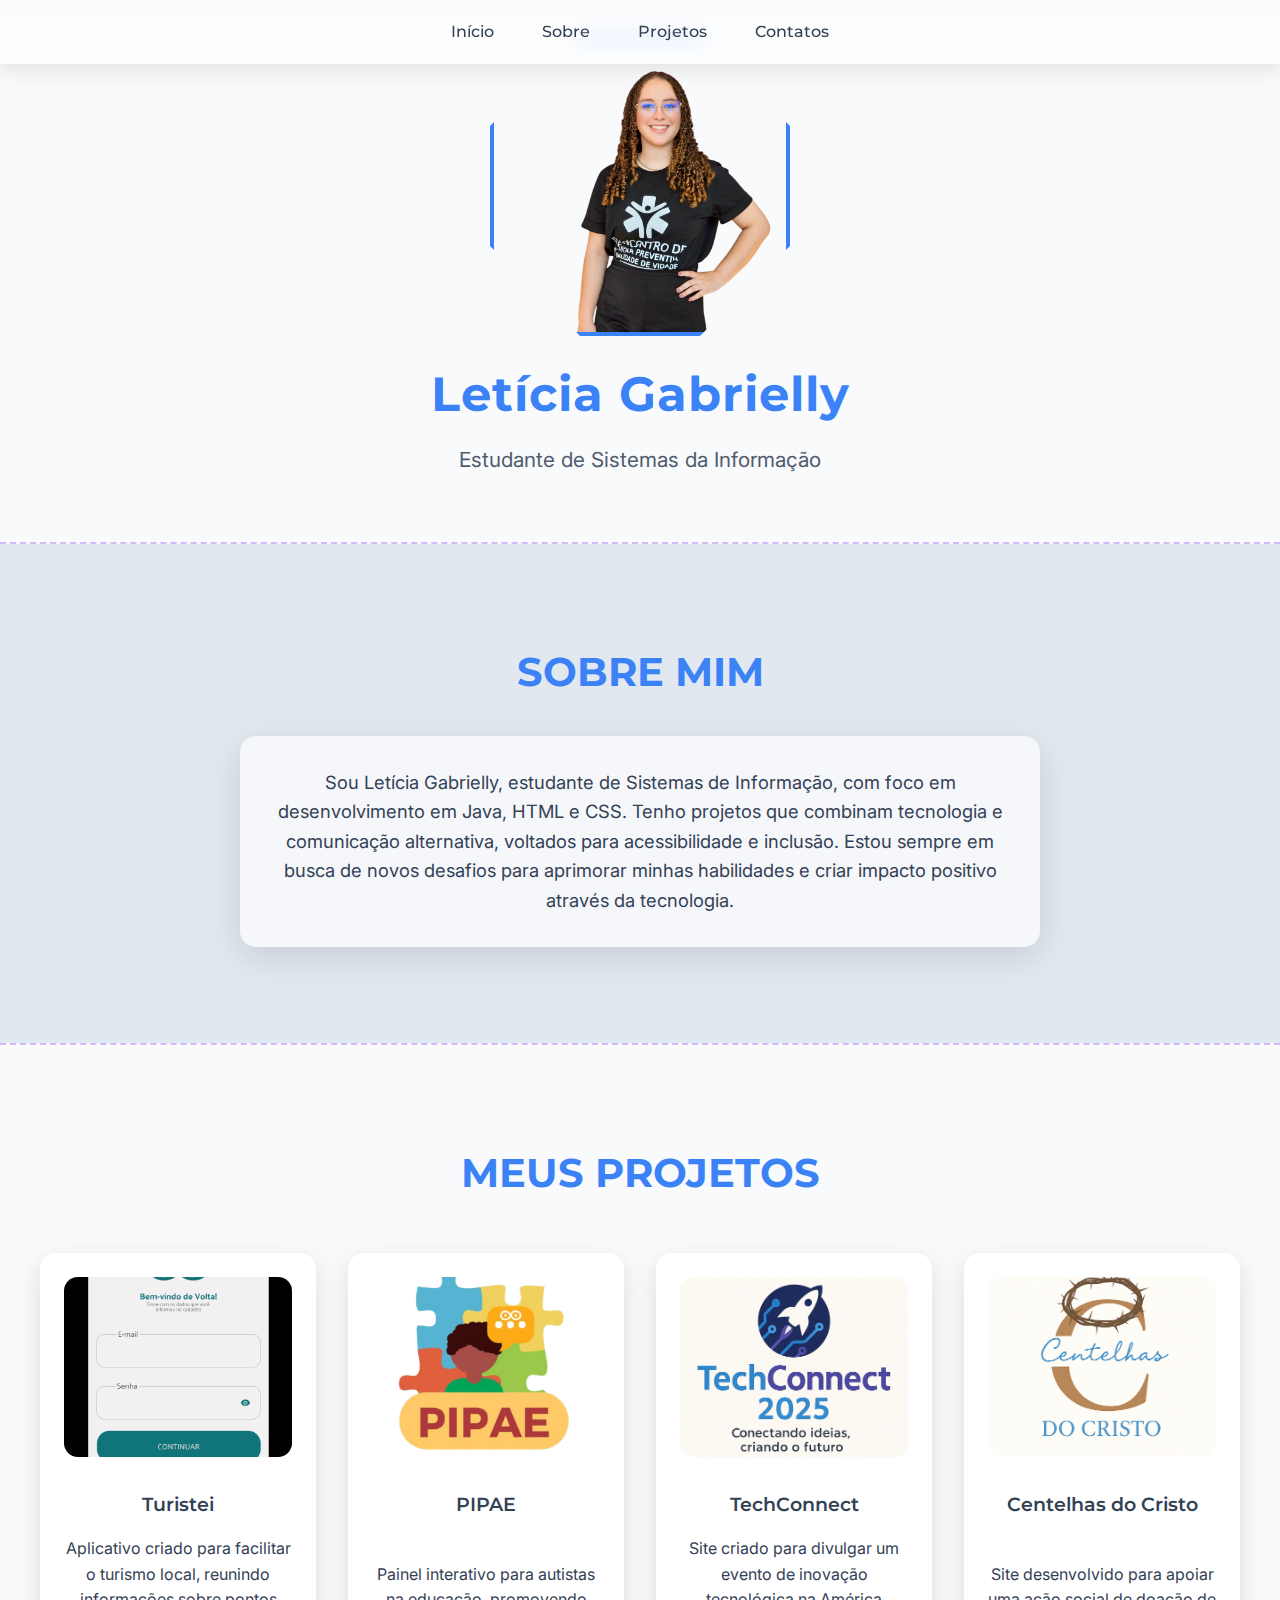
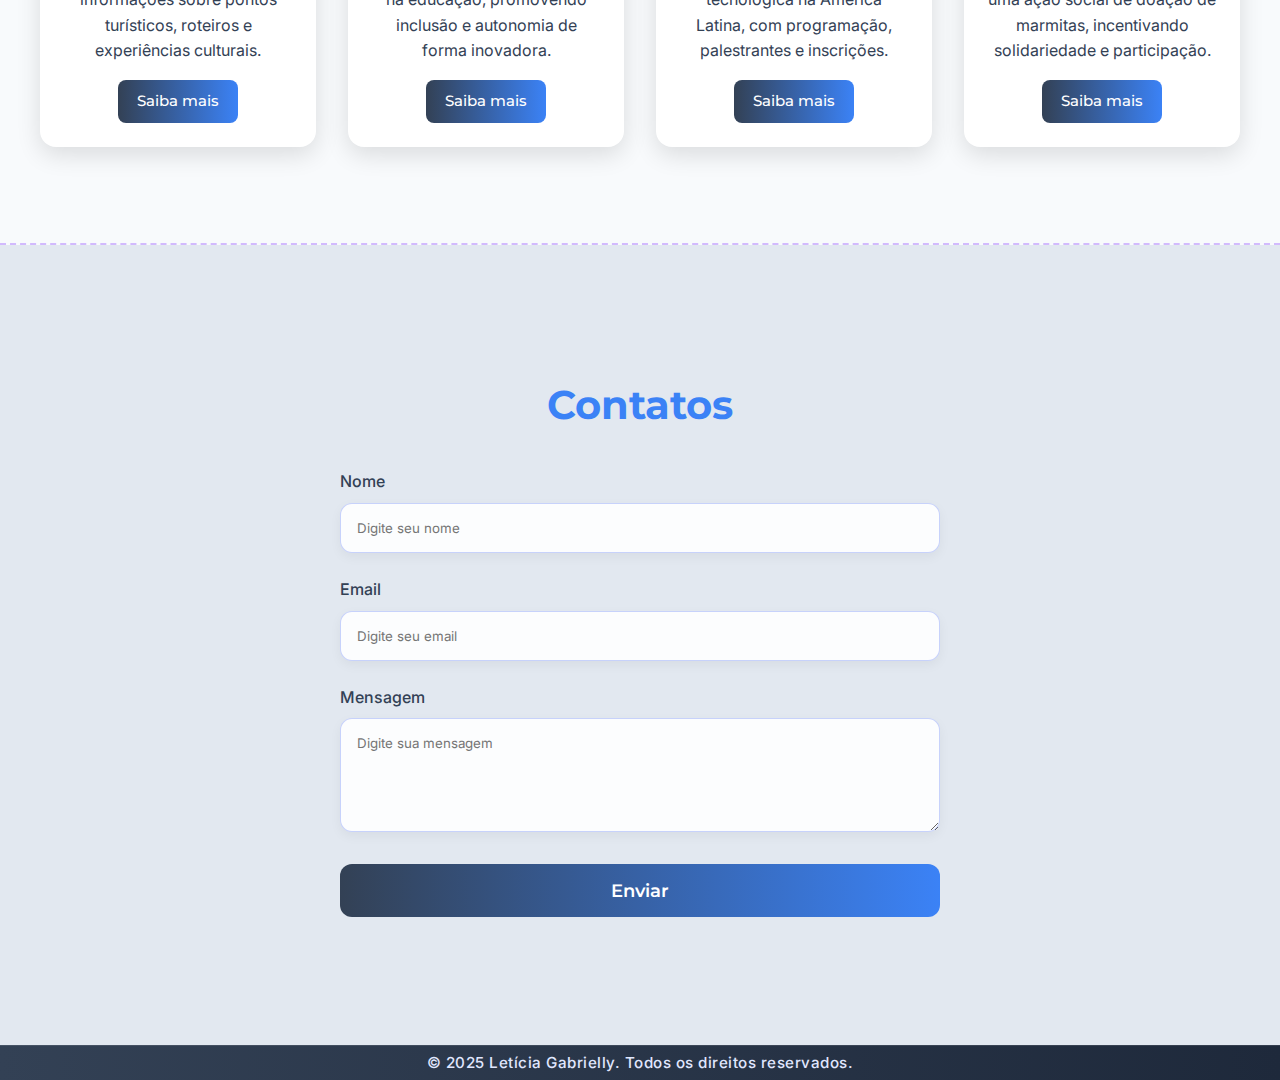
<file: leticia/index.html>
<!DOCTYPE html>
<html lang="pt-br">

<head>
  <meta charset="UTF-8">
  <meta name="viewport" content="width=device-width, initial-scale=1.0">
  <title>Portfólio | Letícia Gabrielly</title>
  <link href="https://fonts.googleapis.com/css2?family=Montserrat:wght@700&family=Inter:wght@400;500&display=swap"
    rel="stylesheet">
  <link rel="stylesheet" href="style.css">

</head>

<body>

  <!-- Navegação -->
  <header>
    <nav class="navegacao" aria-label="Menu principal">
      <ul class="menu">
        <li><a href="#inicio" class="menu-link">Início</a></li>
        <li><a href="#sobre" class="menu-link">Sobre</a></li>
        <li><a href="#projetos" class="menu-link">Projetos</a></li>
        <li><a href="#contatos" class="menu-link">Contatos</a></li>
      </ul>
    </nav>
  </header>
  <hr>
  <!-- Cabeçalho -->
  <main id="inicio" class="cabecalho">
    <img src="imagem/perfil.png" alt="Foto de Letícia Gabrielly" class="foto-perfil">
    <h1 class="titulo-principal">Letícia Gabrielly</h1>
    <p class="cab-subt">Estudante de Sistemas da Informação</p>
  </main>
  <hr>
  <!-- Sobre -->
  <section id="sobre" class="sobre">
    <h2 class="sobre-titulo">SOBRE MIM</h2>
    <div class="sobre-caixa">
      <p>
        Sou Letícia Gabrielly, estudante de Sistemas de Informação, com foco em desenvolvimento em Java, HTML e CSS.
        Tenho projetos que combinam tecnologia e comunicação alternativa, voltados para acessibilidade e inclusão.
        Estou sempre em busca de novos desafios para aprimorar minhas habilidades e criar impacto positivo através da
        tecnologia.
      </p>
    </div>
  </section>
  <hr>
  <!-- Projetos -->
  <section id="projetos" class="projetos">
    <h2 class="projetos-titulo">MEUS PROJETOS</h2>
    <div class="projetos-caixa">

      <article class="projetos-card">
        <img src="imagem/turistei.png" alt="Aplicativo Turistei" class="projetos-imagem">
        <h3 class="info-projetos">Turistei</h3>
        <p>Aplicativo criado para facilitar o turismo local, reunindo informações sobre pontos turísticos, roteiros e
          experiências culturais.</p>
        <a href="https://www.figma.com/design/prRZ2gbMjCRtxFMDw8yBdW/prototipo---turistei?node-id=0-1&t=OMhnaxAZYxv0Cdur-1"
          class="btn-projeto" target="_blank">Saiba mais</a>
      </article>

      <article class="projetos-card">
        <img src="imagem/pipae1.png" alt="Projeto PIPAE" class="projetos-imagem">
        <h3 class="info-projetos">PIPAE</h3>
        <p>Painel interativo para autistas na educação, promovendo inclusão e autonomia de forma inovadora.</p>
        <a href="https://youtu.be/htwOFEdlvs8?si=LVj-Le28uLS5DtiH" class="btn-projeto" target="_blank">Saiba mais</a>
      </article>

      <article class="projetos-card">
        <img src="imagem/techconecect..png" alt="Site TechConnect" class="projetos-imagem">
        <h3 class="info-projetos">TechConnect</h3>
        <p>Site criado para divulgar um evento de inovação tecnológica na América Latina, com programação, palestrantes
          e inscrições.</p>
        <a href="https://github.com/LetGabs/TechConect" class="btn-projeto" target="_blank">Saiba mais</a>
      </article>


      <article class="projetos-card">
        <img src="imagem/centelhas.png" alt="Site Centelhas do Cristo" class="projetos-imagem">
        <h3 class="info-projetos">Centelhas do Cristo</h3>
        <p>Site desenvolvido para apoiar uma ação social de doação de marmitas, incentivando solidariedade e
          participação.</p>
        <a href="https://centelhas-do-cristo.vercel.app/" class="btn-projeto" target="_blank">Saiba mais</a>
      </article>

    </div>
  </section>

  </section>
  <hr>
  <!-- Contatos -->
  <section id="contatos" class="contatos">
    <h2 class="contatos-titulo">Contatos</h2>
    <form class="formulario-contato" id="formulario">
      <div class="grupo-form">
        <label for="nome">Nome</label>
        <input id="nome" name="nome" type="text" placeholder="Digite seu nome" required>
      </div>
      <div class="grupo-form">
        <label for="email">Email</label>
        <input id="email" name="email" type="email" placeholder="Digite seu email" required>
      </div>
      <div class="grupo-form">
        <label for="mensagem">Mensagem</label>
        <textarea id="mensagem" name="mensagem" rows="5" placeholder="Digite sua mensagem" required></textarea>
      </div>
      <button type="submit" class="btn-enviar">Enviar</button>
    </form>
  </section>

  <!-- Rodapé -->
  <footer class="rodape">
    &copy; 2025 Letícia Gabrielly. Todos os direitos reservados.
  </footer>
  <script src="script.js"></script>
</body>

</html>
</file>
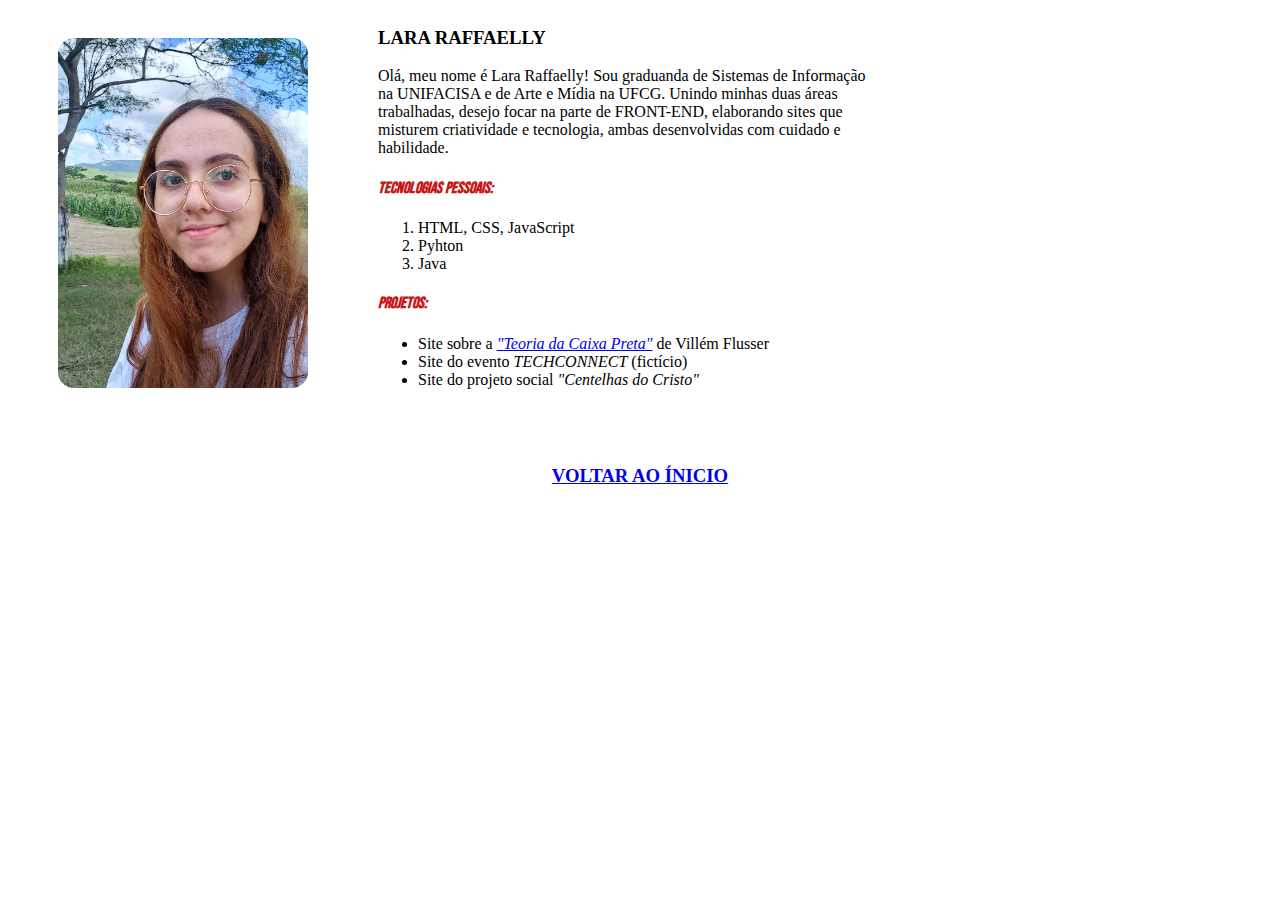
<file: lara.html>
<!DOCTYPE html>
<html lang="pt-br">
<head>
    <meta charset="UTF-8">
    <meta name="viewport" content="width=device-width, initial-scale=1.0">
    <title>PERFIL DE LARA</title>
    <link rel="stylesheet" href="lara.css">
    <link rel="preconnect" href="https://fonts.googleapis.com">
    <link rel="preconnect" href="https://fonts.gstatic.com" crossorigin>
    <link href="https://fonts.googleapis.com/css2?family=Bebas+Neue&family=Oswald:wght@200..700&family=Rubik:ital,wght@0,300..900;1,300..900&family=Space+Grotesk:wght@300..700&display=swap" rel="stylesheet">
</head>
<body>
    
    <main>

        <div class="areafoto">
            <img id="foto_eu" src="assets/foto_eu.jpg" alt="Foto da integrande (LARA)">
        
            <div class="texto">

                <h3 class="nome">LARA RAFFAELLY</h3>
                <p>Olá, meu nome é Lara Raffaelly! Sou graduanda de Sistemas de Informação na UNIFACISA e de Arte e Mídia na UFCG. 
                    Unindo minhas duas áreas trabalhadas, desejo focar na parte de FRONT-END, elaborando sites que misturem criatividade
                    e tecnologia, ambas desenvolvidas com cuidado e habilidade.</p>

                <h4 id="bebas">Tecnologias pessoais:</h2>
                <ol> 
                    <li>HTML, CSS, JavaScript</li>
                    <Li>Pyhton</Li>
                    <li>Java</li>
                </ol>

                <h4 id="bebas">Projetos:</h4>
                
                <ul>
                    <li>Site sobre a <em><a href="https://botao-forms-final.vercel.app/" target="_blank">"Teoria da Caixa Preta"</a></em> de Villém Flusser</li>
                    <li>Site do evento <em>TECHCONNECT</em> (fictício)</li>
                    <li>Site do projeto social <em>"Centelhas do Cristo"</em></li>
                </ul>

            </div>
        
        </div>

        <h3 id="voltar"><a href="inicial.html">VOLTAR AO ÍNICIO</a></h3>

    </main>

</body>
</html>
</file>
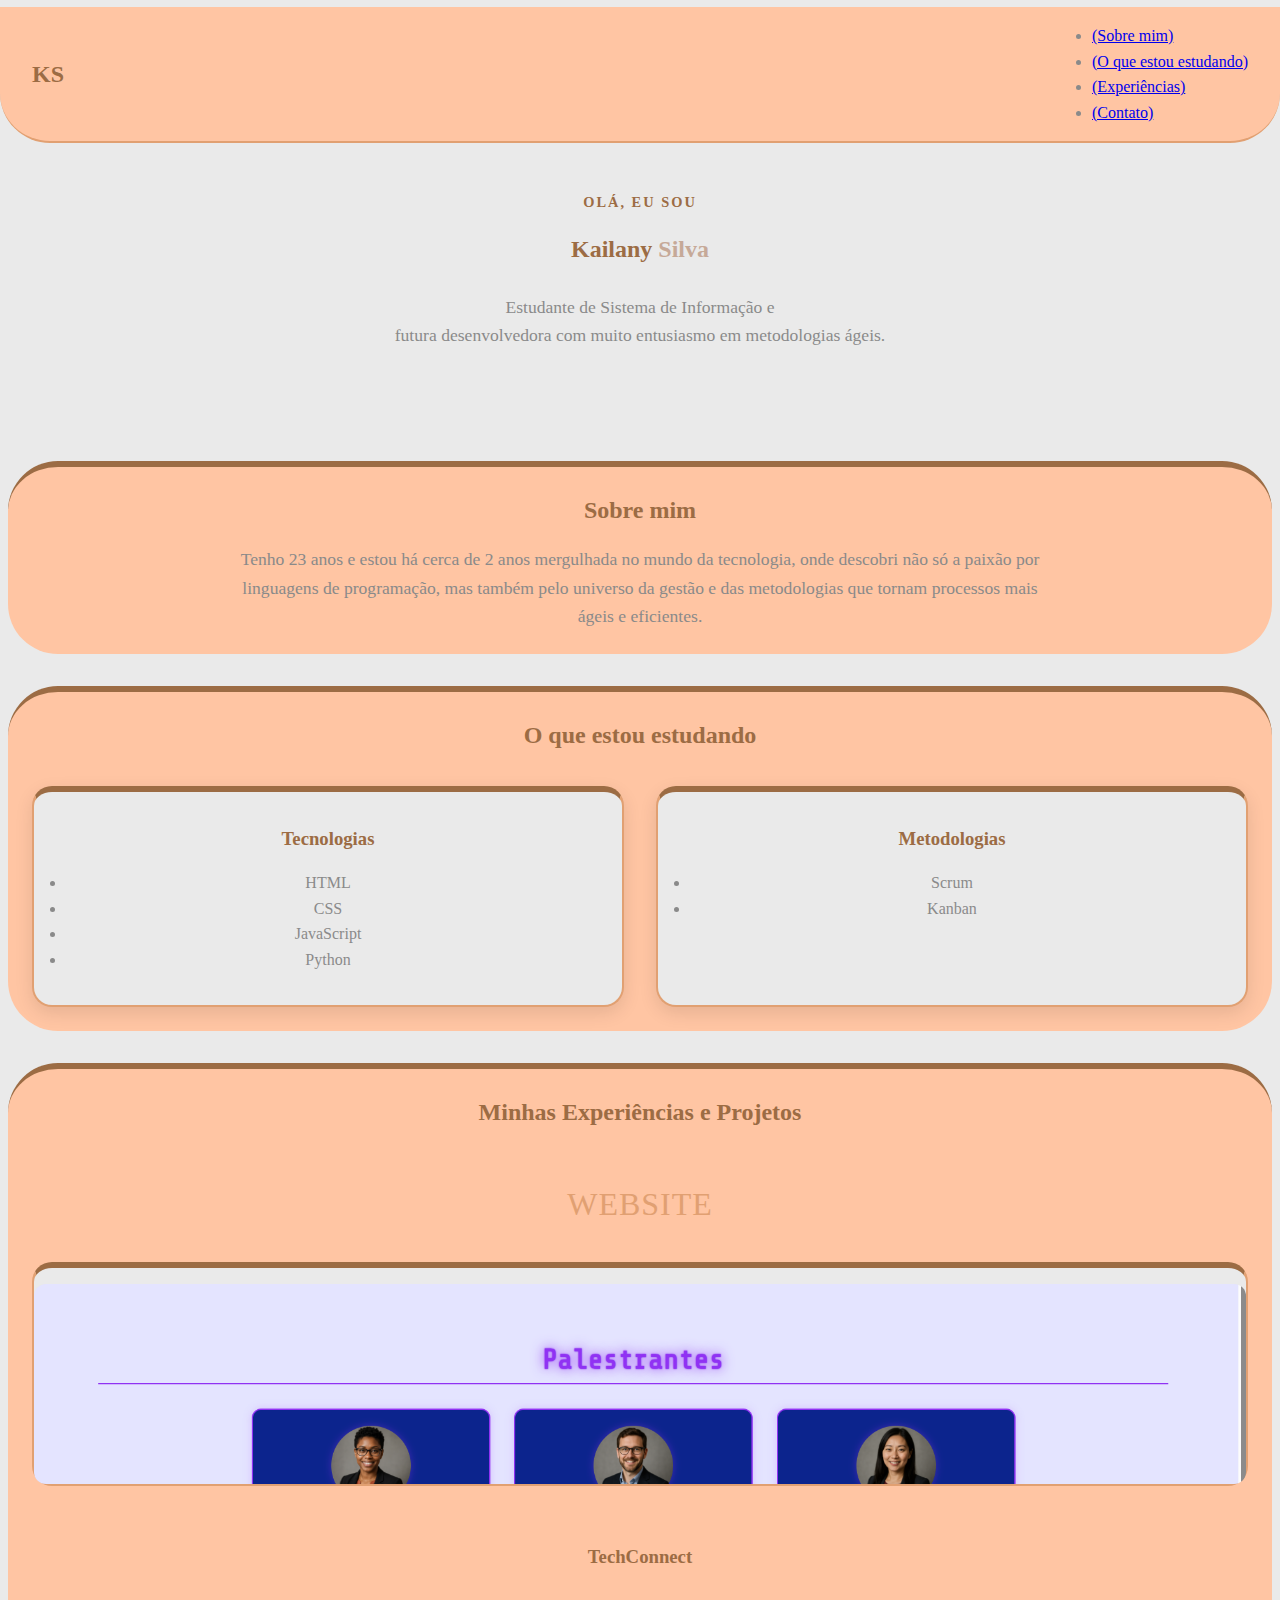
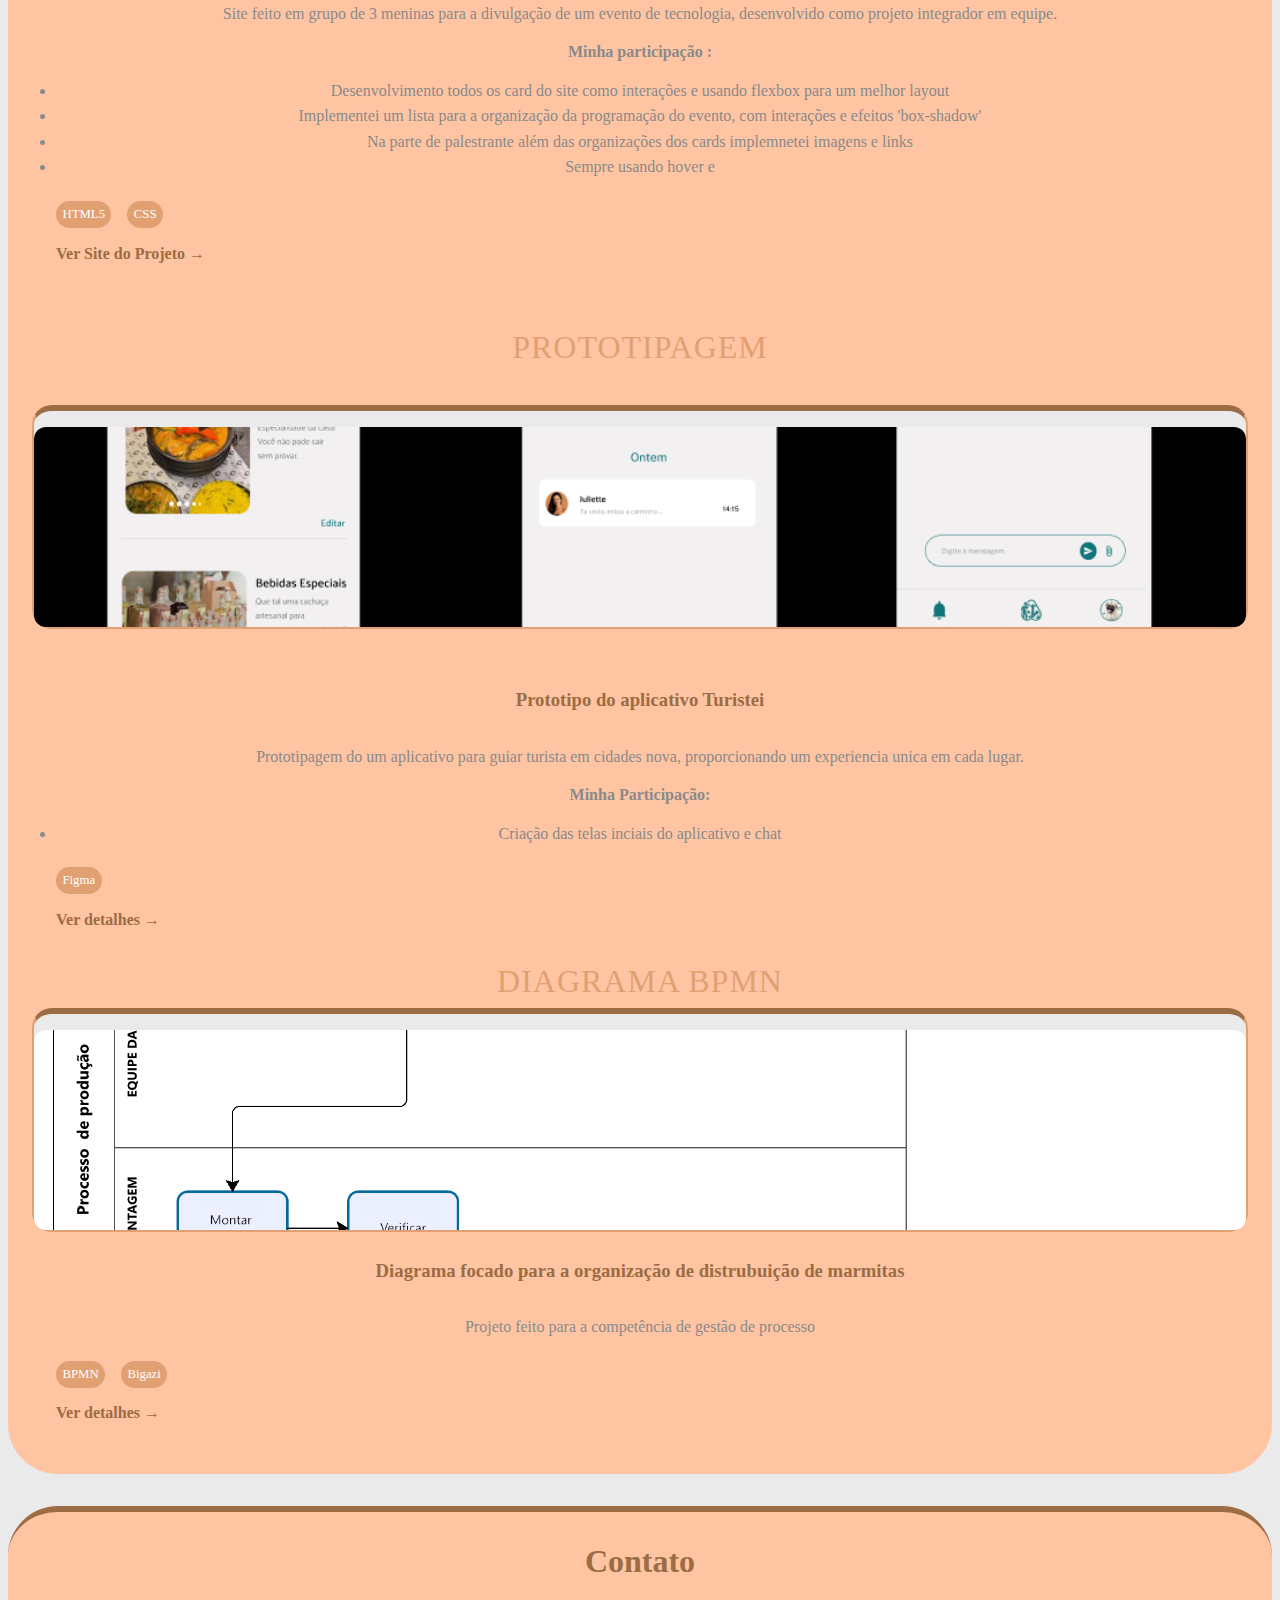
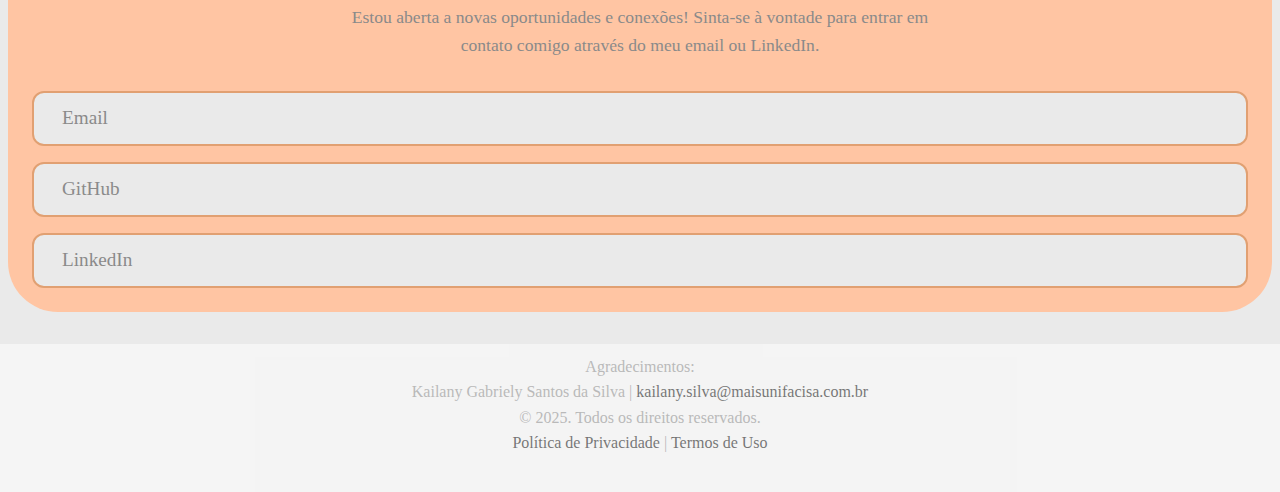
<file: Kailany/kay.html>
<!DOCTYPE html>
<html lang="pt-br">
<head>
  <meta charset="UTF-8">
  <meta name="viewport" content="width=device-width, initial-scale=1.0">
  <title>Kailany Silva</title>
  <link rel="stylesheet" href="kay.css">
</head>
<body>
  <header>
   <section class="nav-topo">
        <div class="logo">
            <h4>KS</h4>
        </div>
        <div class="nav-lista">
            <ul>    
        <li><a href="#sobre">(Sobre mim)</a></li>
        <li><a href="#skills">(O que estou estudando)</a></li>
        <li><a href="#projetos">(Experiências)
        </a></li>
        <li><a href="#contatos">(Contato)</a></li>
      </ul>
        </div>
   </section>
  </header>

  <main>
    <section class="hero">
      <div class="hero-container">
        <h2 class="hero-subtitle">Olá, eu sou</h2>
        <h1 class="hero-title">Kailany <span> Silva</span></h1>
        <div class="hero-texto">
          <p>Estudante de Sistema de Informação e 
            <br> futura desenvolvedora com muito  entusiasmo em metodologias ágeis.</p>
        
        </div>
    </section>

 
    <section id="sobre" class="sobre-mim">
      <h2>Sobre mim</h2>
      <p>
        Tenho 23 anos e estou há cerca de 2 anos mergulhada no mundo da tecnologia,
        onde descobri não só a paixão por linguagens de programação,
        mas também pelo universo da gestão e das metodologias que tornam processos mais ágeis e eficientes.
      </p>
    </section>

    <section id="skills" class="skills">
      <h2>O que estou estudando</h2>
      <div class="cards">
        <div class="card">
          <h3>Tecnologias</h3>
          <ul>
        <!--lembrar de colocar icons futuramente */-->
            <li>HTML</li>
            <li>CSS</li>
            <li>JavaScript</li>
            <li>Python</li>
          </ul>
        </div>
        <div class="card">
          <h3>Metodologias</h3>
          <ul>
            <li>Scrum</li>
            <li>Kanban</li>
          </ul>
        </div>
      </div>
    </section>

<section id="projetos" class="projetos">

    <h2>Minhas Experiências e Projetos</h2>
    <div class="cards-projetos">

      <!-- projeto da TechConnect -->
       <span class="categoria">Website</span>
      <div class="card-projeto">
        <a href="assets/site-Tech.png" target="_blank" class="card-img">
          <img src="assets/site-Tech.png" alt="Projeto TechConnect">
        </a>
        </div>
        <div class="card-content">
          <h3>TechConnect</h3>
          <p>Site feito em grupo de 3 meninas para a divulgação de um evento de tecnologia, desenvolvido como projeto integrador em equipe.</p>
          <h4>Minha participação :</h4>
          <ul>
            <li>Desenvolvimento todos os card do site como interações e usando flexbox para um melhor layout   </li>
            <li>Implementei um lista para a organização da programação do evento, com interações e efeitos 'box-shadow' </li>
            <li>Na parte de palestrante além das organizações dos cards implemnetei imagens e links </li>
            <li>Sempre usando hover e </li>
          </ul>
          <div class="tags">
            <span>HTML5</span>
            <span>CSS</span>
          </div>
          <a href="https://github.com/Kailany7/evento-tecnologia-frontend" target="_blank" class="link-projeto">Ver Site do Projeto →</a>
        </div>
      

      <!-- PROJETO 2 -->
       <span class="categoria">Prototipagem</span>
      <div class="card-projeto">
        <a href="assets/prototipagemTuristei.png" target="_blank" class="card-img">
          <img src="assets/prototipagemTuristei.png" alt="Imagem do projeto Turistei">
        </a>
        </div>
        <div class="card-content">
          <h3>Prototipo do aplicativo Turistei</h3>
          <p>Prototipagem do um aplicativo para guiar turista em cidades nova, proporcionando um experiencia unica em cada lugar. </p>
          <h4>Minha Participação:</h4>
          <ul>
            <li>Criação das telas inciais do aplicativo e chat </li>
          </ul>
          <div class="tags">
            <span>Figma</span>
          </div>
          <a href="https://www.figma.com/design/d72yco6n1rrQoZ4d3eml3K/Turistei?node-id=0-1&p=f&t=U8qtu7BxJ4hAgsh9-0" target="_blank" class="link-projeto">Ver detalhes →</a>
        </div>
      </div>

        <!-- PROJETO 3 -->
         <span class="categoria">Diagrama BPMN</span>
        <div class="card-projeto">
          <a href="assets/Diagrana Centelhas BPMN.png" target="_blank" class="card-img">
            <img src="assets/Diagrana Centelhas BPMN.png" alt="Imagem do diagrama BPMN">
          </a>
          </div>
          <div class="card-content">
          
            <h3>Diagrama focado para a organização de distrubuição  de marmitas</h3>
            <p>Projeto feito para a competência de gestão de processo </p>
            <div class="tags">
              <span>BPMN</span>
              <span>Bigazi</span>
            </div>
            <a href="assets/Diagrana Centelhas BPMN.png" target="_blank" class="link-projeto">Ver detalhes →</a>
          </div>
        </div>
    </div>
</section>

    <section id="contatos" class="contato">
      <h2>Contato</h2>
      <p>Estou aberta a novas oportunidades e conexões! Sinta-se à vontade para entrar em contato comigo através do meu email ou LinkedIn.</p>
      <div class="contato-links">
      <a href="mailto:kailanysilva77@gmail.com" target="_blank">
        <i class="fas fa-envelope"></i> Email
      </a>
      <a href="https://github.com/Kailany7" target="_blank">
        <i class="fab fa-github"></i> GitHub
      </a>
      <a href="https://www.linkedin.com/in/kailany-silva-21059b206?utm_source=share&utm_campaign=share_via&utm_content=profile&utm_medium=ios_app" target="_blank">
        <i class="fab fa-linkedin"></i> LinkedIn
      </a>
    </div>
    </section>
  </main>

  <footer class="rodape">
        <p>Agradecimentos: </p>
        <div>
            <UL>
                <li>Kailany Gabriely Santos da Silva | <a href="mailto:kailany.silva@maisunifacisa.com.br">kailany.silva@maisunifacisa.com.br</a></li>
                
            </UL>
        </div>
            <p>&copy; 2025. Todos os direitos reservados.</p>
            <p class="classicos">
                <a href="inicial.html">Política de Privacidade</a> |
                <a href="inicial.html">Termos de Uso</a>
            </p>
  </footer>
</body>
</html>
</file>
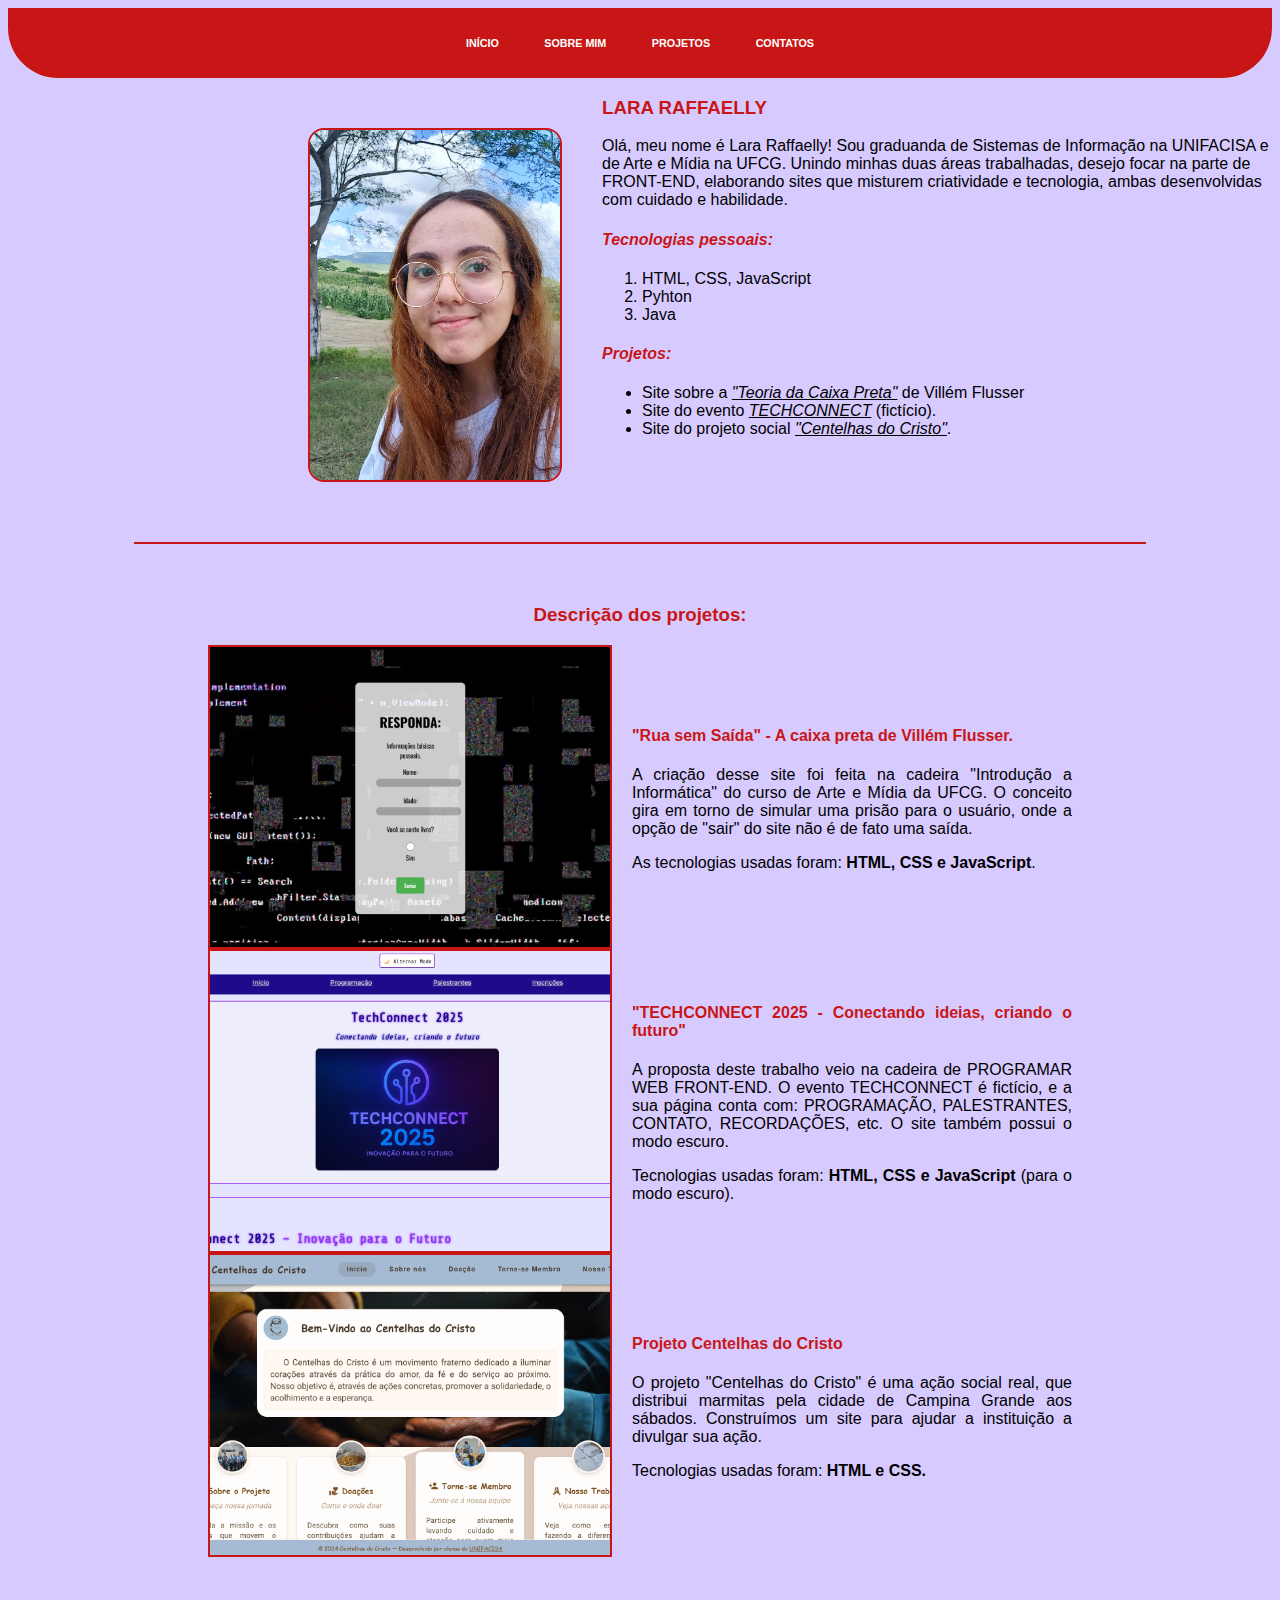
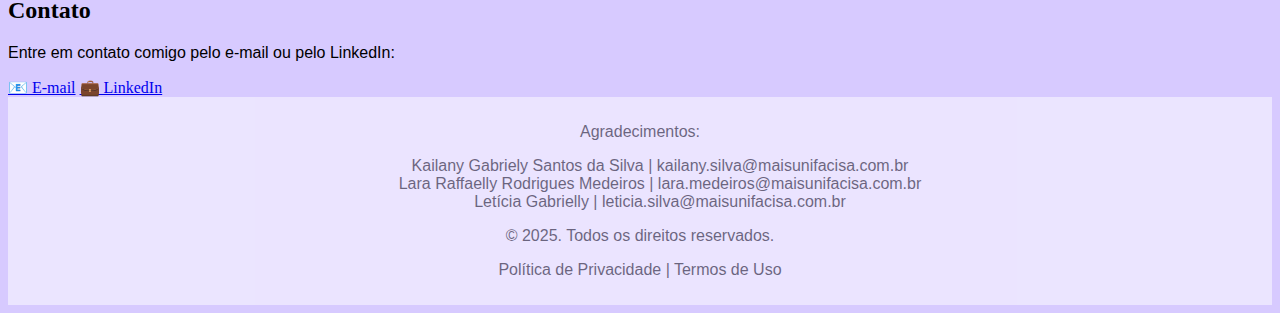
<file: lara/lara.html>
<!DOCTYPE html>
<html lang="pt-br">
<head>
    <meta charset="UTF-8">
    <meta name="viewport" content="width=device-width, initial-scale=1.0">
    <title>PERFIL DE LARA</title>
    <link rel="stylesheet" href="lara.css">
    <link href="https://api.fontshare.com/v2/css?f[]=clash-display@500&display=swap" rel="stylesheet">
    <link href="https://api.fontshare.com/v2/css?f[]=author@400&display=swap" rel="stylesheet">
</head>
<body>
    
    <nav>
        <h6><a href="lara.html" class="hyper">INÍCIO</a></h6>
        <h6><a href="#sobre" class="hyper">SOBRE MIM</a></h6>
        <h6><a href="#projetos" class="hyper">PROJETOS</a></h6>
        <h6><a href="#contato" class="hyper">CONTATOS</a></h6>
    </nav>

    <main>

        <div class="areafoto">
            <img id="foto_eu" src="assets_lara/foto_eu.jpg" alt="Foto da integrande (LARA)">

            <div id="sobre">

                <h3 class="nome">LARA RAFFAELLY</h3>
                <p>Olá, meu nome é Lara Raffaelly! Sou graduanda de Sistemas de Informação na UNIFACISA e de Arte e Mídia na UFCG. 
                    Unindo minhas duas áreas trabalhadas, desejo focar na parte de FRONT-END, elaborando sites que misturem criatividade
                    e tecnologia, ambas desenvolvidas com cuidado e habilidade.</p>

                <h4 id="clash"><em>Tecnologias pessoais:</em></h2>
                <ol> 
                    <li>HTML, CSS, JavaScript</li>
                    <Li>Pyhton</Li>
                    <li>Java</li>
                </ol>

                <h4 id="clash"><em>Projetos:</em></h4>
                
                <ul>
                    <li>Site sobre a <em><a id="links-projetos" href="https://botao-forms-final.vercel.app/" target="_blank">"Teoria da Caixa Preta"</a></em> de Villém Flusser</li>
                    <li>Site do evento <em><a id="links-projetos" href="https://github.com/Kailany7/evento-tecnologia-frontend" target="_blank">TECHCONNECT</a></em> (fictício).</li>
                    <li>Site do projeto social <em><a id="links-projetos" href="https://centelhas-do-cristo.vercel.app/" target="_blank">"Centelhas do Cristo"</a></em>.</li>
                </ul>

            </div>
        
        </div>

        <hr>

        <h3 class="destaque">Descrição dos projetos:</h3>

        <section id="projetos">

            <div class="projeto-item">

                
                <img class="caixapreta" src="assets_lara/caixapreta.png" alt="Página inicial do site de tema A caixa preta de Villém Flusser.">
                <div class="texto-projeto">
                    <h4 id="clash">"Rua sem Saída" - A caixa preta de Villém Flusser.</h4>
                    <p>A criação desse site foi feita na cadeira "Introdução a Informática" do curso de Arte e Mídia da UFCG. 
                    O conceito gira em torno de simular uma prisão para o usuário, onde a opção de "sair" do site não é de fato uma saída.</p>
                    <p>As tecnologias usadas foram: <strong>HTML, CSS e JavaScript</strong>.</p>
                </div>

            </div>

            <div class="projeto-item">

                <img class="techconnect-lara" src="assets_lara/techconnect_lara.png" alt="Página do evento TECHCONNECT 2025.">
                <div class="texto-projeto">
                    <h4 id="clash">"TECHCONNECT 2025 - Conectando ideias, criando o futuro"</h4>
                    <p>A proposta deste trabalho veio na cadeira de PROGRAMAR WEB FRONT-END. O evento TECHCONNECT é fictício, e a sua página conta com: 
                        PROGRAMAÇÃO, PALESTRANTES, CONTATO, RECORDAÇÕES, etc. O site também possui o modo escuro.</p>
                    <p>Tecnologias usadas foram: <b>HTML, CSS e JavaScript</b> (para o modo escuro).</p>
                </div>

            </div>

            <div class="projeto-item">

                <img class="techconnect-lara" src="assets_lara/centelhas_lara.png" alt="Página do evento TECHCONNECT 2025.">
                <div class="texto-projeto">
                    <h4 id="clash">Projeto Centelhas do Cristo</h4>
                    <p>O projeto "Centelhas do Cristo" é uma ação social real, que distribui marmitas pela cidade de Campina Grande aos sábados.
                        Construímos um site para ajudar a instituição a divulgar sua ação.</p>
                    <p>Tecnologias usadas foram: <b>HTML e CSS.</b></p>
                </div>

            </div>

        </section>

        <p id="espaco"></p>

        <section id="contato">

            <h2>Contato</h2>
            <p>Entre em contato comigo pelo e-mail ou pelo LinkedIn:</p>
            
            <div class="contatos">
                <a href="mailto:lararaffaelly2005@gmail.com" class="contato-link">📧 E-mail</a>
                <a href="https://www.linkedin.com/in/lara-raffaelly-rodrigues-medeiros-25603a2ba/" target="_blank" class="contato-link">💼 LinkedIn</a>
            </div>

        </section>

    </main>

      <footer class="rodape">
        <p>Agradecimentos: </p>
        <div>
            <UL>
                <li>Kailany Gabriely Santos da Silva | <a href="mailto:kailany.silva@maisunifacisa.com.br">kailany.silva@maisunifacisa.com.br</a></li>
                <li>Lara Raffaelly Rodrigues Medeiros | <a href="mailto:lara.medeiros@maisunifacisa.com.br">lara.medeiros@maisunifacisa.com.br</a></li>
                <li>Letícia Gabrielly | <a href="mailto:leticia.silva@maisunifacisa.com.br">leticia.silva@maisunifacisa.com.br</a></li>
            </UL>
        </div>
            <p>&copy; 2025. Todos os direitos reservados.</p>
            <p class="classicos">
                <a href="inicial.html">Política de Privacidade</a> |
                <a href="inicial.html">Termos de Uso</a>
            </p>
    </footer>

</body>
</html>
</file>
<file: leticia/style.css>
* {
  margin: 0;
  padding: 0;
  box-sizing: border-box;
  font-family: 'Inter', sans-serif;
}

html {
  scroll-behavior: smooth;
}

:root {
  --primaria: #3b82f6;
  --secundaria: #22d3ee;
  --claro: #f8fafc;
  --escuro: #334155;
  --maisEscuro: #1e293b;
  --vidro: rgba(255, 255, 255, 0.65);
  --fundo: #e2e8f0;
}

hr {
  border: none;
  border-top: 2px dashed #9a5bff;
  width: 100%;
  opacity: 0.4;
}

body {
  background-color: var(--claro);
  color: var(--escuro);
  line-height: 1.6;
}

/* Navegação */
.navegacao {
  top: 0;
  left: 0;
  position: fixed;
  background: var(--vidro);
  width: 100%;
  z-index: 100;
  padding: 1.2rem 2rem;
  box-shadow: 0 6px 20px rgba(0, 0, 0, 0.1);
  backdrop-filter: blur(10px);
}

.menu {
  display: flex;
  justify-content: center;
  list-style: none;
  gap: 3rem;
}

.menu-link {
  text-decoration: none;
  color: var(--escuro);
  font-weight: 500;
  position: relative;
  padding: 0.5rem 0;
  font-family: 'Montserrat', sans-serif;
  transition: all 0.4s ease, color 0.4s ease;
}

.menu-link::after {
  content: '';
  height: 3px;
  width: 0;
  position: absolute;
  bottom: -3px;
  left: 0;
  background: linear-gradient(90deg, var(--primaria), var(--secundaria));
  transition: width 0.5s ease;
}

.menu-link:hover {
  color: var(--primaria);
}

.menu-link:hover::after {
  width: 100%;
}

/* Cabeçalho */
.cabecalho {
  min-height: 60vh;
  display: flex;
  justify-content: center;
  align-items: center;
  flex-direction: column;
  text-align: center;
  background: var(--claro);
  padding: 2rem 2rem 4rem;
}

.foto-perfil {
  width: 300px;
  height: 300px;
  border: 4px solid var(--primaria);
  object-fit: cover;
  clip-path: polygon(30% 0%, 70% 0%, 100% 30%, 100% 70%, 70% 100%, 30% 100%, 0% 70%, 0% 30%);
  box-shadow: 0 8px 30px rgba(0, 0, 0, 0.15);
  transition: transform 0.5s ease, box-shadow 0.5s ease;
}

.foto-perfil:hover {
  transform: scale(1.08) rotate(2deg);
  box-shadow: 0 15px 40px rgba(0, 0, 0, 0.2);
}

h1 {
  font-family: 'Montserrat', sans-serif;
  font-size: 3rem;
  font-weight: 700;
  color: var(--primaria);
  margin: 20px 0 10px;
  letter-spacing: 1px;
}

.cab-subt {
  font-size: 1.3rem;
  opacity: 0.85;
}

/* Sobre */
.sobre {
  padding: 6rem 2rem;
  background: var(--fundo);
}

.sobre-titulo {
  font-family: 'Montserrat', sans-serif;
  font-size: 2.5rem;
  color: var(--primaria);
  text-align: center;
  margin-bottom: 2rem;
}

.sobre-caixa {
  padding: 2rem;
  max-width: 800px;
  margin: 0 auto;
  border-radius: 16px;
  background: var(--vidro);
  box-shadow: 0 10px 35px rgba(0, 0, 0, 0.12);
  transition: transform 0.4s ease, box-shadow 0.4s ease;
}

.sobre-caixa:hover {
  transform: translateY(-5px);
  box-shadow: 0 15px 45px rgba(0, 0, 0, 0.15);
}

.sobre-caixa p {
  text-align: center;
  font-size: 1.15rem;
}

/* Projetos */
.projetos {
  padding: 6rem 2rem;
}

.projetos-titulo {
  font-family: 'Montserrat', sans-serif;
  font-size: 2.5rem;
  color: var(--primaria);
  text-align: center;
  margin-bottom: 3rem;
}

.projetos-caixa {
  display: grid;
  grid-template-columns: repeat(auto-fit, minmax(260px, 1fr));
  gap: 2rem;
  max-width: 1200px;
  margin: 0 auto;
}

.projetos-card {
  background: #fff;
  border-radius: 16px;
  padding: 1.5rem;
  box-shadow: 0 8px 25px rgba(0, 0, 0, 0.12);
  transition: transform 0.5s ease, box-shadow 0.5s ease;
  text-align: center;
  display: flex;
  flex-direction: column;
  justify-content: space-between;
  height: 100%;
}

.projetos-card:hover {
  transform: translateY(-10px) scale(1.02);
  box-shadow: 0 18px 50px rgba(0, 0, 0, 0.18);
}

.projetos-imagem {
  width: 100%;
  max-height: 180px;
  object-fit: cover;
  border-radius: 14px;
  margin-bottom: 1rem;
  transition: transform 0.5s ease;
}

.projetos-imagem:hover {
  transform: scale(1.05) rotate(-1deg);
}

.info-projetos {
  font-family: 'Montserrat', sans-serif;
  font-size: 1.2rem;
  color: var(--escuro);
  margin: 1rem 0;
  font-weight: 600;
  flex-grow: 1;
}

/* Botão Saiba mais nos projetos */
.btn-projeto {
  display: inline-block;
  margin-top: 1rem;
  padding: 0.6rem 1.2rem;
  background: linear-gradient(90deg, var(--escuro), var(--primaria));
  color: #fff;
  text-decoration: none;
  border-radius: 8px;
  font-weight: 500;
  font-family: 'Montserrat', sans-serif;
  font-size: 0.95rem;
  transition: background 0.3s ease, transform 0.3s ease;
  align-self: center;
}

.btn-projeto:hover {
  transform: translateY(-2px);
  background: var(--secundaria);
  color: var(--maisEscuro);
}

/* Contatos */
.contatos {
  padding: 8rem 2rem;
  background: var(--fundo);
}

.contatos-titulo {
  font-family: 'Montserrat', sans-serif;
  text-align: center;
  font-size: 2.5rem;
  color: var(--primaria);
  margin-bottom: 2rem;
}

.formulario-contato {
  max-width: 600px;
  margin: 0 auto;
  display: flex;
  flex-direction: column;
  gap: 1.5rem;
}

.grupo-form label {
  font-weight: 500;
  margin-bottom: 0.5rem;
  display: block;
}

.grupo-form input,
.grupo-form textarea {
  width: 100%;
  padding: 1rem;
  border-radius: 12px;
  border: 1px solid rgba(76, 110, 245, 0.3);
  background: rgba(255, 255, 255, 0.9);
  font-family: 'Inter', sans-serif;
  transition: all 0.4s ease;
  box-shadow: 0 4px 12px rgba(0, 0, 0, 0.05);
}

.grupo-form input:focus,
.grupo-form textarea:focus {
  border-color: var(--primaria);
  box-shadow: 0 0 15px rgba(76, 110, 245, 0.3);
}

/* Botão */
.btn-enviar {
  background: linear-gradient(90deg, var(--escuro), var(--primaria));
  color: #fff;
  padding: 1rem;
  border: none;
  border-radius: 12px;
  font-size: 1.1rem;
  cursor: pointer;
  font-family: 'Montserrat', sans-serif;
  font-weight: 600;
  transition: transform 0.4s ease, box-shadow 0.4s ease;
}

.btn-enviar:hover {
  transform: translateY(-3px);
  box-shadow: 0 12px 25px rgba(79, 70, 229, 0.3);
}
.voltar-container {
  margin: 20px;
}

.btn-voltar {
  background-color: var(--escuro);
  color: var(--fundo);
  border: none;
  padding: 10px 20px;
  border-radius: 8px;
  font-size: 1rem;
  cursor: pointer;
  transition: background-color 0.3s ease;
}

.btn-voltar:hover {
  background-color: var(--primaria);
}

/* Rodapé - suavizado com toque moderno */
.rodape {
  background: linear-gradient(90deg, var(--escuro), var(--maisEscuro));
  color: #e0e7ff;
  text-align: center;
  padding: 0.3rem 0.3rem;
  font-size: 0.95rem;
  font-weight: 500;
  letter-spacing: 0.5px;
  border-top: 1px solid rgba(255, 255, 255, 0.1);
}
</file>
<file: lara.css>
.areafoto {
    display: flex;
    align-items: flex-start;
    gap: 20px;
}

#foto_eu {
    width: 250px;
    height: 350px;
    object-fit: cover;
    margin-top: 30px;
    margin-left: 50px;
    border-radius: 1rem;
}

.texto {
    max-width: 500px;
    margin-left: 50px;
}

#bebas {
    font-family: 'Bebas Neue', sans-serif;
    font-style: italic;
    color: rgb(200, 22, 22);
}

#voltar {
    text-align: center;
    margin-top: 60px;
}
</file>
<file: Kailany/kay.css>
@import url('https://fonts.googleapis.com/css2?family=IBM+Plex+Serif:ital,wght@0,100;0,200;0,300;0,400;0,500;0,600;0,700;1,100;1,200;1,300;1,400;1,500;1,600;1,700&display=swap');

:root {
    --text: #8a8a8a;
    --background: #eaeaea;
    --primary: #9c6c44;
    --secondary: #e1a072;
    --accent: #ffc5a3;
}

* {
    margin: 0;
    padding: 0;
    box-sizing: border-box;
}

body {
    padding-top: 7px;
    line-height: 1.6;
    background: var(--background);
    color: var(--text);

}

header {
    top: 0;
    left: 0;
    width: 100%;
    background: var(--accent);
    border-bottom: 2px solid var(--secondary);
    z-index: 1000;
    border-bottom-left-radius: 50px;
    border-bottom-right-radius: 50px;
}


.nav-topo {
    display: flex;
    justify-content: space-between;
    align-items: center;
    padding: 1rem 2rem;
}


.logo h4 {
    font-size: 1.5rem;
    font-weight: bold;
    color: var(--primary);
}


nav ul {
    list-style: none;
    display: flex;
    gap: 1.5rem;
}

nav ul li a {
    text-decoration: none;
    color: var(--text);
    font-weight: 500;
    transition: color 0.3s ease;
}

nav ul li a:hover {
    color: var(--primary);
}


.container {
    max-width: 1100px;
    margin: auto;
    padding: 0 2rem;
}

h1,
h2,
h3 {
    color: var(--primary);
    margin-bottom: 1rem;
}

h1 {
    text-align: center;
    margin-bottom: 1rem;
    font-size: 2.5rem;
}

.hero {

    display: flex;
    justify-content: center;
    align-items: center;
    text-align: center;
    padding: 10rem;
}

.hero-container {
    max-width: 800px;
    /* Limita largura do texto */
}


.hero-subtitle {
    font-size: 1.2rem;
    letter-spacing: 2px;
    margin-bottom: 1rem;
    text-transform: uppercase;
}


.hero-title {
    font-size: 3rem;
    font-weight: bold;
    margin-bottom: 1.5rem;
    color: var(--primary);
}

.hero-title span {
    color: #c6a998;
    /* Destaque colorido no sobrenome */
}

/* Descrição */
.hero-texto p {
    font-size: 1.1rem;
    line-height: 1.6;
    margin-bottom: 2rem;
}

/**************** sessão sobre mim*************************/

.sobre-mim {
    text-align: center;
    padding: 5rem;
    margin: 10rem;
    background: var(--accent);
    border-radius: 50px;
    border-top: 6px solid var(--primary);

}

.sobre-mim p {
    max-width: 800px;
    margin: auto;
    font-size: 1.1rem;

}

/*************** sessão das tecnologias e metodologias*****************/

.skills {
    padding: 5rem;
    margin: 10rem;
    background-color: var(--accent);
    border-top: 6px solid var(--primary);
    border-radius: 50px;
    text-align: center;

}

.cards {
    display: grid;
    grid-template-columns: repeat(auto-fit, minmax(200px, 1fr));
    /*responsividade */
    gap: 2rem;
    margin-top: 2rem;
}

.card {
    background: var(--background);
    border: 2px solid var(--secondary);
    border-radius: 20px;
    padding: 2rem;
    box-shadow: 0 6px 18px rgba(0, 0, 0, 0.1);
    border-top: 6px solid var(--primary);
    transition: transform 0.3s ease, box-shadow 0.2 eases;
    /* Utilizando animação  */

}

.card:hover {
    transform: translateY(-8px);
    /* Efeito de elevação ao passar o mouse */
    box-shadow: 0 12px 24px rgba(0, 0, 0, 0.2);
    /* Sombra mais intensa ao passar o mouse */
}

/********* sessão experiencia e projetos ***********/

.projetos {
    padding: 5rem;
    margin: 10rem;
    background-color: var(--accent);
    border-top: 6px solid var(--primary);
    border-radius: 50px;
    text-align: center;

}

.cards-projetos {
    display: grid;
    grid-template-columns: 1fr;
    gap: 2rem;
    margin-top: 3rem;
}

.card-projeto {
    background: var(--background);
    border: 2px solid var(--secondary);
    border-radius: 20px;
    border-top: 6px solid var(--primary);
    display: flex;
    flex-direction: column;
    transition: transform 0.3s ease, box-shadow 0.2 ease;
}


.card-img {
    display: flex;
    justify-content: center;
    align-items: center;
    height: 200px;
    margin-top: 1rem;
    overflow: hidden;
    border-radius: 12px;
}

.card-img img {
    width: 100%;
    height: 100%;
    object-fit: cover;
    cursor: pointer;
    transition: transform 0.3s ease;
}

.card-img img:hover {
    transform: scale(1.05);
    /* zoom suave no hover */
}

.card-content {
    padding: 1.5rem;
    display: flex;
    flex-direction: column;
    gap: 0.8rem;
    flex-grow: 1;
    /* Faz o conteúdo crescer para preencher o espaço disponível */
}

.card-content p {
    text-align: center;
    flex-grow: 1;


}

.categoria {
    font-size: 2rem;
    color: var(--secondary);
    text-transform: uppercase;
    /* Deixa o texto em maiúsculas */
    letter-spacing: 1px;
    /* Espaçamento entre letras */
}

.tags {
    display: flex;
    gap: 1rem;
    flex-wrap: wrap;
    margin-top: 0.5rem;

}

.tags span {
    background: var(--secondary);
    color: white;
    padding: 0.3rem 0.6rem;
    border-radius: 20px;
    font-size: 1rem;
}

.link-projeto {
    text-decoration: none;
    color: var(--primary);
    font-weight: bold;
    margin-top: auto;
    /* Empurra o link para o final do card */
    align-self: flex-start;
    /* Alinha o link à esquerda */
}

/*****contatos******/
.contato {
    padding: 5rem 2rem;
    margin: 10rem;
    background: var(--accent);
    border-radius: 50px;
    border-top: 6px solid var(--primary);
    text-align: center;
}

.contato h2 {
    font-size: 2rem;
    margin-bottom: 1rem;
    color: var(--primary);
}

.contato p {
    max-width: 600px;
    margin: auto;
    margin-bottom: 2rem;
    font-size: 1.1rem;
}

.contato-links {
    display: flex;
    justify-content: center;
    gap: 30px;
    flex-wrap: wrap;
}

.contato-links a {
    display: flex;
    align-items: center;
    gap: 8px;
    text-decoration: none;
    font-size: 1.2rem;
    color: var(--text);
    background: var(--background);
    padding: 10px 20px;
    border-radius: 12px;
    border: 2px solid var(--secondary);
    transition: all 0.3s ease;
}

.contato-links a:hover {
    color: white;
    background: var(--primary);
    transform: translateY(-5px);
}

.contato-links i {
    font-size: 1.5rem;
}


/***rodape******/

footer {
    background-color: white;
    opacity: 50%;
    padding: 10px 10px;
    justify-content: center;
    position: static;
    text-align: center;
}

.rodape ul {
    list-style: none;
}

.rodape a {
    text-decoration: none;
    color: black;
}

.rodape a:hover {
    text-decoration: underline;
    color: rgb(43, 0, 255);
}

/********* Responsividade ***********/

/* Telas menores que 1024px (tablets) */
@media (max-width: 1024px) {
    .hero {
        padding: 4rem 1rem;
    }

    .sobre-mim,
    .skills,
    .projetos,
    .contato {
        margin: 4rem 1rem;
        padding: 2rem;
    }

    h1 {
        font-size: 2rem;
    }

    .hero-title {
        font-size: 2.2rem;
    }
}

/* Telas menores que 768px (celulares) */
@media (max-width: 768px) {
    .nav-topo {
        flex-direction: column;
        gap: 1rem;
    }

    nav ul {
        flex-direction: column;
        gap: 0.8rem;
        text-align: center;
    }
}

.hero {
    flex-direction: column;
    padding: 3rem 1rem;
}

.hero-title {
    font-size: 1.8rem;
}

.hero-subtitle {
    font-size: 1rem;
}

.sobre-mim,
.skills,
.projetos,
.contato {
    margin: 2rem 0.5rem;
    padding: 1.5rem;
}

.contato-links {
    flex-direction: column;
    gap: 1rem;
}
}

/* Telas menores que 480px (celulares pequenos) */
@media (max-width: 480px) {

    .nav-topo {
        flex-direction: column;
        gap: 1rem;
    }

    nav ul {
        flex-direction: column;
        gap: 0.8rem;
        text-align: center;
    }
}

h1 {
    font-size: 1.5rem;
}

.hero-title {
    font-size: 1.5rem;
}

.hero-subtitle {
    font-size: 0.9rem;
}

.tags span {
    font-size: 0.8rem;
    padding: 0.2rem 0.4rem;
}
</file>
<file: lara/lara.css>
@import url(https://api.fontshare.com/v2/css?f[]=clash-display@500&display=swap);
@import url(https://api.fontshare.com/v2/css?f[]=author@400&display=swap);

body {
    background-color: rgb(215, 202, 255);
}

nav {
    text-decoration: none;
    display: flex;
    justify-content: space-between;
    padding: 4px 450px;
    background-color: #c81616;
    border-bottom-left-radius: 50px;
    border-bottom-right-radius: 50px;
    flex-direction: row;
    font-family: 'Clash Dsiplay', sans-serif;
}

.hyper {
    text-decoration: none;
    color: white;
    position: relative;
    padding: 0.5rem;
}

.hyper::after {
    content: '';
    height: 1px;
    position: absolute;
    bottom: 0;
    left: 0;
    background: linear-gradient( 90deg, black);
    transition: width 0.5s ease;
}

.hyper:hover::after {
    width: 100%;
}

.areafoto {
    display: flex;
    align-items: flex-start;
    gap: 20px;
}

.nome {
    font-family: 'Clash Grotesk', sans-serif;
}

#foto_eu {
    width: 250px;
    height: 350px;
    object-fit: cover;
    margin-top: 50px;
    margin-left: 300px;
    margin-right: 20px;
    border-radius: 1rem;
    border: 2px solid rgb(200, 22, 22);
}

.texto {
    max-width: 500px;
    margin-right: 300px;
    margin-top: 35px;
    text-align: justify;
}

#links-projetos {
    color: rgb(0, 0, 0);
}

#links-projetos:hover {
    text-decoration: underline;
    color: rgb(255, 255, 255);
}

hr {
    border: none;                
    border-top: 2px solid #c81616; 
    margin: 40px auto;           
    width: 80%;                  
    margin-top: 60px;
    margin-bottom: 60px;
}

.destaque {
    font-family: 'Clash Display', sans-serif;
    text-align: center;
    color: #c81616;
    margin-top: 60px;
}

.projetos {
    display: flex;
    flex-direction: column; 
    align-items: center;    
    gap: 50px;
}

.projeto-item {
    display: flex;
    align-items: center;
    gap: 20px;
    margin-left: 200px;
    margin-right: 200px;
}

.projeto-item .texto-projeto {
    max-width: 500px;
    text-align: justify;
}

.caixapreta, .techconnect-lara, .centelhas-lara {
    width: 400px;
    height: 300px;
    object-fit: cover;
    border: 2px solid #c81616;
}

#espaco {
    margin-bottom: 40px;
}

#clash, .nome {
    font-family: 'Clash Display', sans-serif;
    color: rgb(200, 22, 22);
}

li, p {
    font-family: 'Author', sans-serif;
}

footer {
    background-color: white;
    opacity: 50%;
    padding: 10px 10px;
    justify-content: center;
    position: static;
    text-align: center;
}

.rodape ul {
    list-style: none;
}

.rodape a {
    text-decoration: none;
    color: black;
}

.rodape a:hover {
    text-decoration: underline;
    color: rgb(43, 0, 255);
}
</file>
